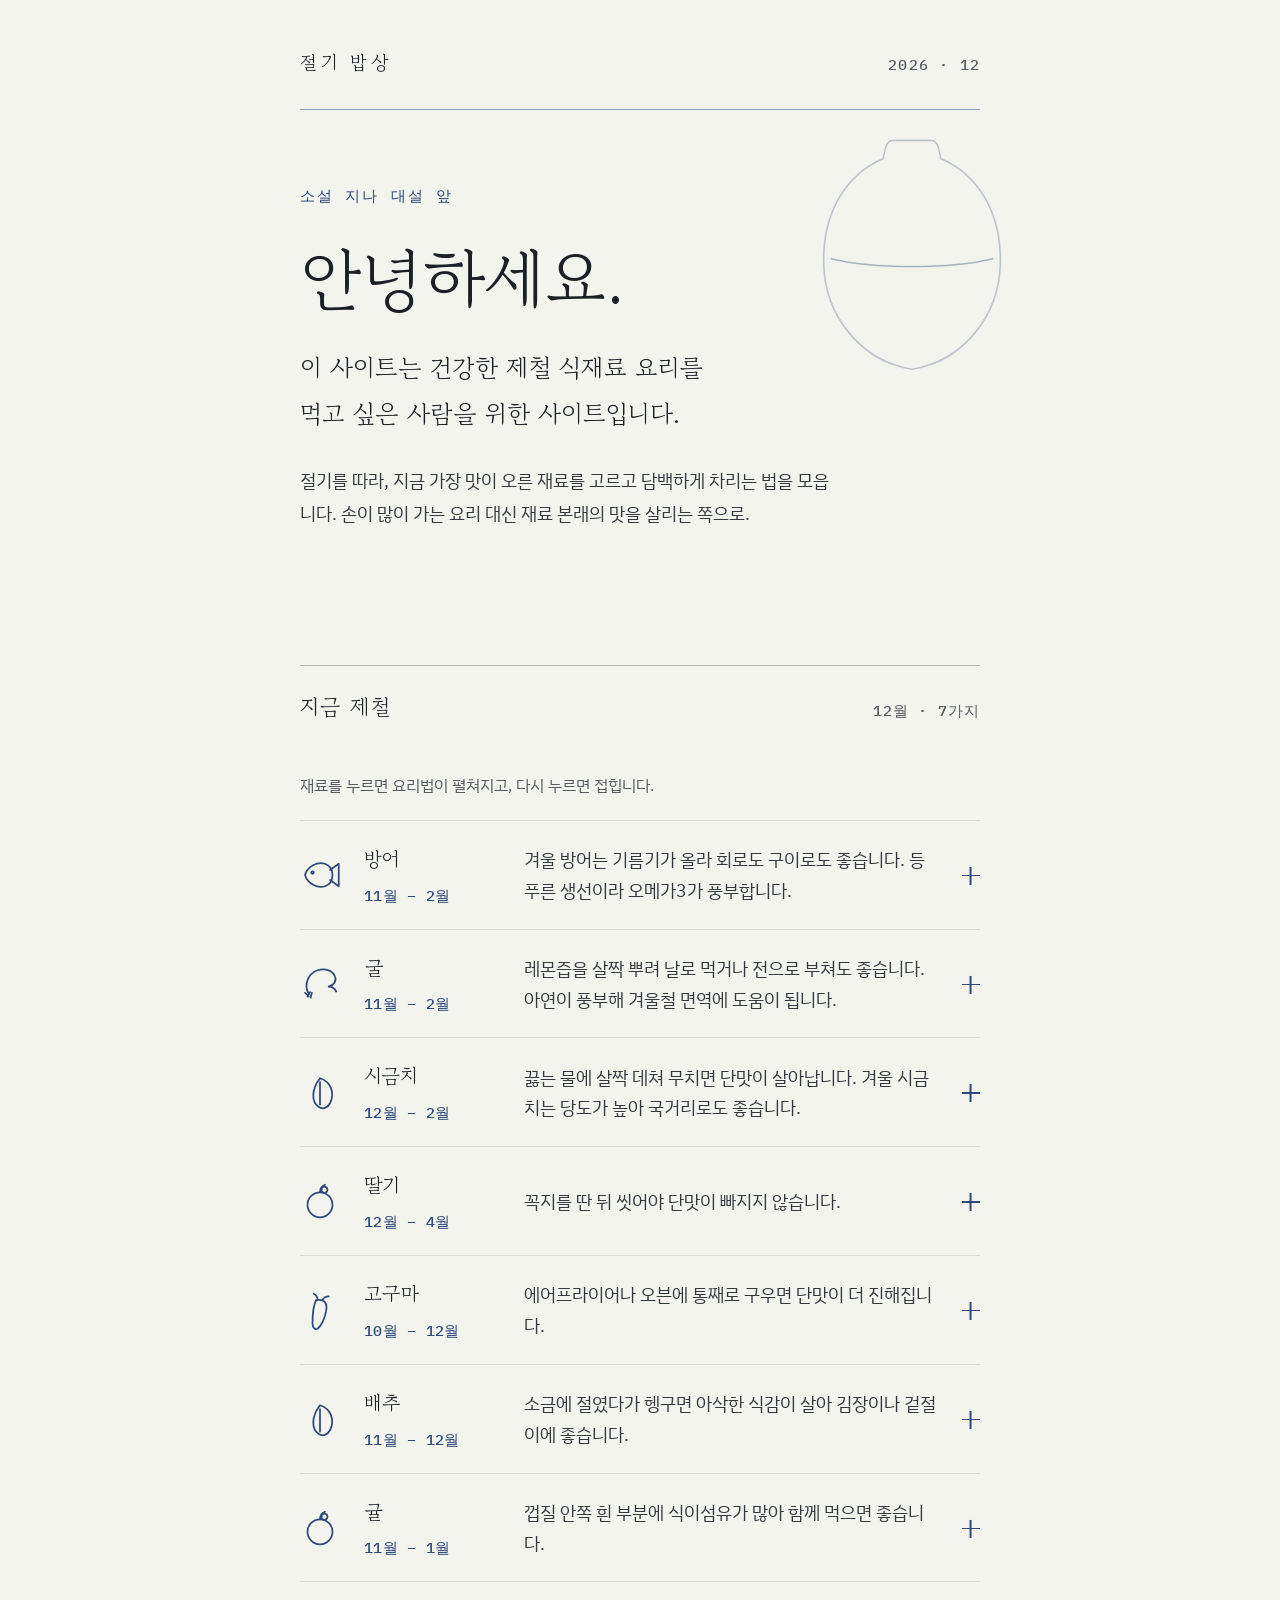
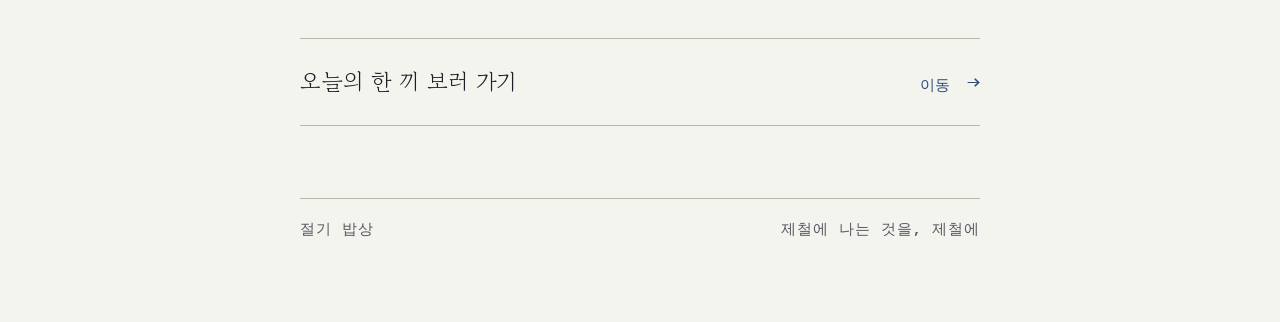
<file: index.html>
<!doctype html>
<html lang="ko">
<head>
<meta charset="utf-8">
<meta name="viewport" content="width=device-width, initial-scale=1">
<title>절기 밥상</title>
<link rel="preconnect" href="https://fonts.googleapis.com">
<link rel="preconnect" href="https://fonts.gstatic.com" crossorigin>
<link rel="stylesheet" href="https://fonts.googleapis.com/css2?family=Gowun+Batang:wght@400;700&family=IBM+Plex+Mono:wght@400;500&family=IBM+Plex+Sans+KR:wght@200;300;400;500&display=swap">
<link rel="stylesheet" href="style.css">
</head>
<body>

<div class="page">

  <header class="masthead">
    <p class="wordmark">절기 밥상</p>
    <p class="stamp" id="stamp">2026 · 09</p>
  </header>
  <div class="rule"></div>

  <div class="hero">
    <svg class="jar" viewBox="0 0 160 190" aria-hidden="true">
      <path class="jar-body" d="M65 8 L95 8 C99 8 101 14 102 22 C130 34 148 62 148 100 C148 144 118 178 80 184 C42 178 12 144 12 100 C12 62 30 34 58 22 C59 14 61 8 65 8 Z" />
      <path class="jar-seam" d="M18 99 C50 107 110 107 142 99" />
    </svg>
    <p class="eyebrow" id="solar-term">한로 지나 상강 앞</p>
    <h1>안녕하세요.</h1>
    <p class="lede">이 사이트는 건강한 제철 식재료 요리를<br>먹고 싶은 사람을 위한 사이트입니다.</p>
    <p class="lede-sub">절기를 따라, 지금 가장 맛이 오른 재료를 고르고 담백하게 차리는 법을 모읍니다. 손이 많이 가는 요리 대신 재료 본래의 맛을 살리는 쪽으로.</p>
  </div>

  <section>
    <div class="section-head">
      <h2>지금 제철</h2>
      <p class="section-note" id="month-note">9월</p>
    </div>

    <p class="fold-note">재료를 누르면 요리법이 펼쳐지고, 다시 누르면 접힙니다.</p>
    <ul class="seasonal" id="seasonal-list"></ul>
  </section>

  <section>
    <a class="next" href="ingredients.html">
      <span class="next-title">오늘의 한 끼 보러 가기</span>
      <span class="next-arrow"><span class="next-go">이동</span> <span aria-hidden="true">→</span></span>
    </a>
  </section>

  <footer>
    <span>절기 밥상</span>
    <span>제철에 나는 것을, 제철에</span>
  </footer>

</div>

<script src="shared.js"></script>
<script>
(function () {
  function pad2(n) { return n < 10 ? "0" + n : "" + n; }

  // ── 24절기: 태양 황경이 15°의 배수가 되는 순간을 계산 (한국 표준시 기준) ──
  var NAMES = ["입춘","우수","경칩","춘분","청명","곡우","입하","소만","망종","하지","소서","대서","입추","처서","백로","추분","한로","상강","입동","소설","대설","동지","소한","대한"];

  function sunLongitude(ms) {
    var jd = ms / 86400000 + 2440587.5;
    var T = (jd - 2451545.0) / 36525;
    var rad = Math.PI / 180;
    var L0 = 280.46646 + 36000.76983 * T;
    var M = (357.52911 + 35999.05029 * T) * rad;
    var C = (1.914602 - 0.004817 * T) * Math.sin(M) + 0.019993 * Math.sin(2 * M) + 0.000289 * Math.sin(3 * M);
    var lon = L0 + C - 0.00569 - 0.00478 * Math.sin((125.04 - 1934.136 * T) * rad);
    return ((lon % 360) + 360) % 360;
  }

  function termTime(year, idx) {
    var lambda = (idx * 15 + 315) % 360;
    var signed = ((lambda + 75) % 360) - 75;
    var ms = Date.UTC(year, 2, 20, 0, 0) + signed * 365.2422 / 360 * 86400000;
    for (var i = 0; i < 8; i++) {
      var diff = ((lambda - sunLongitude(ms) + 540) % 360) - 180;
      ms += diff / 360 * 365.2422 * 86400000;
    }
    return ms;
  }

  function termsOfYear(year) {
    var list = [];
    for (var i = 0; i < 24; i++) list.push({ name: NAMES[i], ms: termTime(year, i) });
    list.sort(function (a, b) { return a.ms - b.ms; });
    return list;
  }

  var KST = 9 * 3600 * 1000;
  function kstDate(ms) { return new Date(ms + KST); }
  function sameDay(a, b) {
    var x = kstDate(a), y = kstDate(b);
    return x.getUTCFullYear() === y.getUTCFullYear() && x.getUTCMonth() === y.getUTCMonth() && x.getUTCDate() === y.getUTCDate();
  }

  function currentTerm(now, year) {
    var all = termsOfYear(year - 1).concat(termsOfYear(year), termsOfYear(year + 1));
    var cur = 0;
    for (var i = 0; i < all.length; i++) { if (all[i].ms <= now) cur = i; }
    return { cur: all[cur], next: all[cur + 1] };
  }

  var lastRenderedMonth = null;

  function renderSeasonal(month) {
    var active = ingredients.filter(function (item) { return isInSeason(item, month); });
    document.getElementById("month-note").textContent = month + "월 · " + active.length + "가지";
    document.getElementById("seasonal-list").innerHTML = active.map(function (item) {
      return (
        '<li><details class="ing">' +
          '<summary>' +
            '<span class="ingredient-icon">' + (ICONS[item.cat] || ICONS.veg) + "</span>" +
            '<span class="ingredient">' + item.name + "</span>" +
            '<span class="when">' + item.period + "</span>" +
            '<span class="memo">' + item.memo + "</span>" +
            '<span class="toggle" aria-hidden="true"></span>' +
          "</summary>" +
          recipeMarkup(item.dish) +
        "</details></li>"
      );
    }).join("");
  }

  function update() {
    var now = Date.now();
    var d = new Date();
    var year = d.getFullYear();
    var month = d.getMonth() + 1;
    document.getElementById("stamp").textContent = year + " · " + pad2(month);

    var t = currentTerm(now, year);
    document.getElementById("solar-term").textContent =
      sameDay(t.cur.ms, now) ? "오늘은 " + t.cur.name : t.cur.name + " 지나 " + t.next.name + " 앞";

    /* 달이 바뀔 때만 다시 그린다 (펼쳐 둔 요리법이 접히지 않게) */
    if (month !== lastRenderedMonth) {
      renderSeasonal(month);
      lastRenderedMonth = month;
    }
  }

  update();
  setInterval(update, 60 * 60 * 1000);
})();
</script>

</body>
</html>
</file>
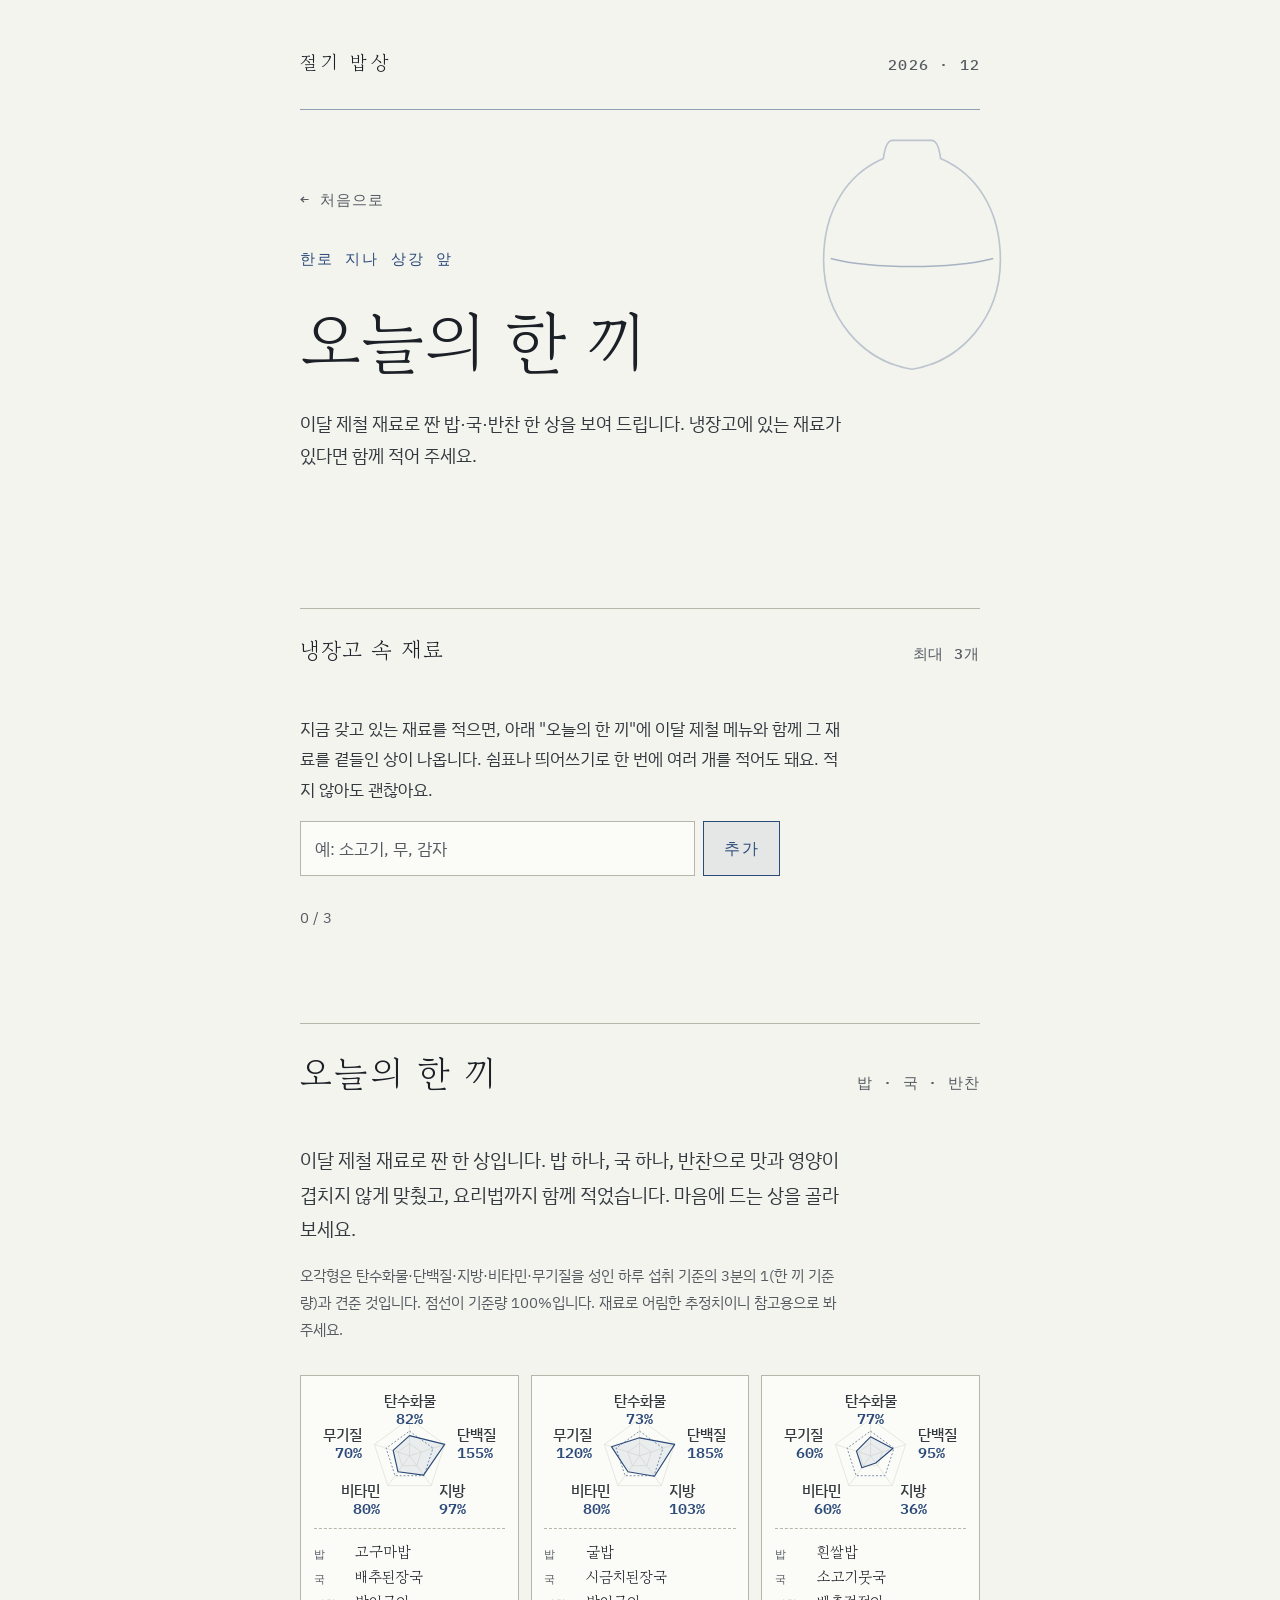
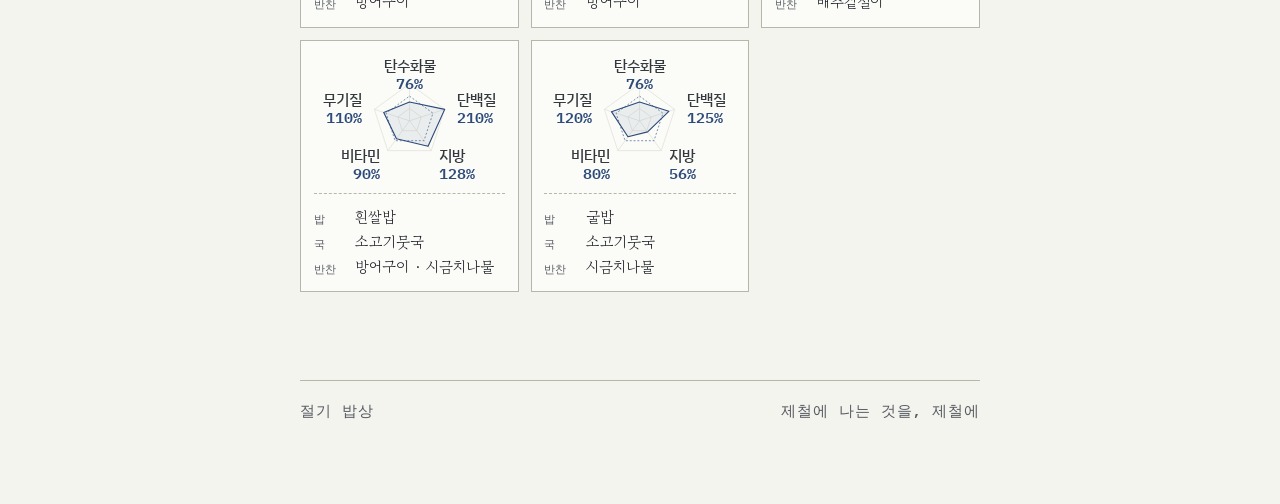
<file: ingredients.html>
<!doctype html>
<html lang="ko">
<head>
<meta charset="utf-8">
<meta name="viewport" content="width=device-width, initial-scale=1">
<title>오늘의 한 끼 · 절기 밥상</title>
<link rel="preconnect" href="https://fonts.googleapis.com">
<link rel="preconnect" href="https://fonts.gstatic.com" crossorigin>
<link rel="stylesheet" href="https://fonts.googleapis.com/css2?family=Gowun+Batang:wght@400;700&family=IBM+Plex+Mono:wght@400;500&family=IBM+Plex+Sans+KR:wght@200;300;400;500&display=swap">
<link rel="stylesheet" href="style.css">
</head>
<body>

<div class="page">

  <header class="masthead">
    <p class="wordmark">절기 밥상</p>
    <p class="stamp" id="stamp">2026 · 09</p>
  </header>
  <div class="rule"></div>

  <div class="hero">
    <svg class="jar" viewBox="0 0 160 190" aria-hidden="true">
      <path class="jar-body" d="M65 8 L95 8 C99 8 101 14 102 22 C130 34 148 62 148 100 C148 144 118 178 80 184 C42 178 12 144 12 100 C12 62 30 34 58 22 C59 14 61 8 65 8 Z" />
      <path class="jar-seam" d="M18 99 C50 107 110 107 142 99" />
    </svg>
    <a class="back" href="index.html">← 처음으로</a>
    <p class="eyebrow">한로 지나 상강 앞</p>
    <h1>오늘의 한 끼</h1>
    <p class="lede-sub">이달 제철 재료로 짠 밥·국·반찬 한 상을 보여 드립니다. 냉장고에 있는 재료가 있다면 함께 적어 주세요.</p>
  </div>

  <section class="fridge-section">
    <div class="section-head">
      <h2>냉장고 속 재료</h2>
      <p class="section-note">최대 3개</p>
    </div>

    <div class="fridge">
      <label class="sr-only" for="fridge-input">냉장고 속 재료</label>
      <p class="fridge-help">지금 갖고 있는 재료를 적으면, 아래 "오늘의 한 끼"에 이달 제철 메뉴와 함께 그 재료를 곁들인 상이 나옵니다. 쉼표나 띄어쓰기로 한 번에 여러 개를 적어도 돼요. 적지 않아도 괜찮아요.</p>
      <form class="fridge-form" id="fridge-form" autocomplete="off">
        <input id="fridge-input" type="text" placeholder="예: 소고기, 무, 감자" aria-describedby="fridge-result">
        <button type="submit" id="fridge-add">추가</button>
      </form>
      <ul class="chips" id="chips"></ul>
      <p class="fridge-hint" id="fridge-hint" aria-live="polite"></p>
      <p class="fridge-warn" id="fridge-warn" aria-live="polite"></p>
    </div>
  </section>

  <section class="today">
    <div class="section-head">
      <h2>오늘의 한 끼</h2>
      <p class="section-note">밥 · 국 · 반찬</p>
    </div>

    <p class="today-note">이달 제철 재료로 짠 한 상입니다. 밥 하나, 국 하나, 반찬으로 맛과 영양이 겹치지 않게 맞췄고, 요리법까지 함께 적었습니다. 마음에 드는 상을 골라 보세요.</p>
    <p class="nutri-note">오각형은 탄수화물·단백질·지방·비타민·무기질을 성인 하루 섭취 기준의 3분의 1(한 끼 기준량)과 견준 것입니다. 점선이 기준량 100%입니다. 재료로 어림한 추정치이니 참고용으로 봐 주세요.</p>
    <p class="fridge-result" id="fridge-result" hidden></p>
    <div class="thumbs" id="thumbs"></div>
    <div class="meal" id="meal" hidden aria-live="polite"></div>
  </section>

  <footer>
    <span>절기 밥상</span>
    <span>제철에 나는 것을, 제철에</span>
  </footer>

</div>

<script src="shared.js"></script>
<script src="dishes.js"></script>
<script>
(function () {
  /* ── 현재 날짜(달) 계속 확인 ────────────── */

  function pad2(n) { return n < 10 ? "0" + n : "" + n; }

  function currentMonth() { return new Date().getMonth() + 1; }

  function updateStamp() {
    var d = new Date();
    document.getElementById("stamp").textContent = d.getFullYear() + " · " + pad2(d.getMonth() + 1);
  }

  /* ── 오늘의 한 끼 (밥 · 국 · 반찬) ──────── */
  /* months: [시작, 끝] — 그 달 제철 재료로 짠 상. 12개월이 모두 하나 이상 걸리도록 구성 */

  var meals = [
    { months: [2, 4],   rice: "흰쌀밥",    soup: "냉이된장국",   sides: ["달래간장무침"],
      why: "밥과 국이 담백하니 향이 센 달래 하나만 곁들여도 입맛이 삽니다. 나물 위주라 속이 가볍습니다." },
    { months: [3, 4],   rice: "흰쌀밥",    soup: "도다리쑥국",   sides: ["주꾸미 데침"],
      why: "흰살생선 국에 쫄깃한 주꾸미를 더해 단백질을 채우고, 밥은 담백하게 두어 두 가지 해산물 맛이 또렷합니다." },
    { months: [4, 5],   rice: "완두콩밥",  soup: "죽순된장국",   sides: ["두릅 데침"],
      why: "콩의 단맛, 죽순의 구수함, 두릅의 쌉싸름함이 한 상에서 균형을 이룹니다. 모두 식이섬유가 많습니다." },
    { months: [6, 7],   rice: "흰쌀밥",    soup: "감자맑은국",   sides: ["열무물김치"],
      why: "더운 때라 국은 맑게, 반찬은 시원한 물김치로 맞췄습니다. 입이 개운하고 속이 편합니다." },
    { months: [7, 8],   rice: "옥수수밥",  soup: "오이냉국",     sides: ["장어구이"],
      why: "기름진 장어를 새콤한 냉국이 잡아 주고, 옥수수밥의 단맛이 받쳐 줍니다. 무더위에 기력을 채우는 한 상입니다." },
    { months: [8, 9],   rice: "옥수수밥",  soup: "오이냉국",     sides: ["전어구이"],
      why: "전어는 가을에 기름이 오르는 생선이라 소금구이만으로 충분합니다. 새콤한 냉국이 입을 정리해 줍니다." },
    { months: [9, 10],  rice: "밤밥",      soup: "토란국",       sides: ["전어구이"],
      why: "밤과 토란은 둘 다 부드럽고 달큰해서, 반찬은 짭짤하고 고소한 생선구이로 맛의 균형을 잡았습니다." },
    { months: [10, 11], rice: "고구마밥",  soup: "소고기뭇국",   sides: ["대하구이"],
      why: "탄수화물은 고구마밥으로, 단백질은 새우와 소고기로 채우고 무국으로 속을 풀어 줍니다." },
    { months: [11, 12], rice: "고구마밥",  soup: "배추된장국",   sides: ["방어구이"],
      why: "기름진 방어를 구수한 된장국이 받쳐 줍니다. 등 푸른 생선이라 오메가3가 풍부합니다." },
    { months: [12, 2],  rice: "굴밥",      soup: "시금치된장국", sides: ["방어구이"],
      why: "굴의 아연, 시금치의 철분, 방어의 오메가3를 한 상에 모았습니다. 겨울 면역을 챙기기에 좋은 조합입니다." },
    { months: [3, 4],   rice: "흰쌀밥",    soup: "도다리쑥국",   sides: ["미나리무침"],
      why: "쑥국의 은은한 향에 새콤한 미나리무침이 더해져 입안이 산뜻합니다. 두 가지 모두 봄 향이 살아 있습니다." },
    { months: [5, 5],   rice: "흰쌀밥",    soup: "감자맑은국",   sides: ["미나리무침"],
      why: "맑은 감자국으로 속을 편하게 하고, 새콤한 미나리무침으로 늦봄 입맛을 깨웁니다." },
    { months: [5, 5],   rice: "완두콩밥",  soup: "감자맑은국",   sides: ["두릅 데침"],
      why: "콩과 감자의 부드러운 단맛에 두릅의 쌉싸름함을 더해 맛에 변화를 줍니다. 곡물, 채소, 나물이 고루 들어갑니다." },
    { months: [6, 6],   rice: "완두콩밥",  soup: "감자맑은국",   sides: ["장어구이"],
      why: "초여름에 오르는 장어로 단백질과 기력을 채우고, 밥과 국은 담백한 제철 재료로 받쳐 줍니다." },
    { months: [6, 8],   rice: "흰쌀밥",    soup: "오이냉국",     sides: ["열무물김치"],
      why: "입맛 없는 한여름에 새콤한 냉국과 시원한 물김치로 차린 가벼운 한 상입니다." },
    { months: [9, 10],  rice: "밤밥",      soup: "토란국",       sides: ["대하구이"],
      why: "달큰한 밥과 부드러운 국에 탱글한 새우구이를 더해 단백질을 챙겼습니다." },
    { months: [11, 12], rice: "흰쌀밥",    soup: "소고기뭇국",   sides: ["배추겉절이"],
      why: "맑고 따뜻한 국에 아삭한 겉절이를 곁들여, 기름기 없이 개운하게 먹는 김장철 한 상입니다." },
    { months: [12, 2],  rice: "흰쌀밥",    soup: "소고기뭇국",   sides: ["방어구이", "시금치나물"],
      why: "구이와 나물, 맑은 국으로 기름과 채소의 균형을 맞춘 겨울 한 상입니다." },
    { months: [12, 2],  rice: "굴밥",      soup: "소고기뭇국",   sides: ["시금치나물"],
      why: "굴밥 한 그릇에 시원한 무국과 나물만 곁들여도 든든한, 담백한 겨울 밥상입니다." }
  ];


  /* ── 오대영양소 (한 끼 권장량 대비 추정) ───── */
  /* [탄수화물 g, 단백질 g, 지방 g, 비타민 점수, 무기질 점수] — 1인분 기준 어림값.
     비타민·무기질은 재료가 얼마나 풍부한지 0~3점으로 매긴 추정치 */

  var NUTRI = {
    "흰쌀밥": [65, 5, 1, 0, .5],       "완두콩밥": [68, 8, 1, 1, 1],       "옥수수밥": [70, 6, 1.5, 1, 1],
    "밤밥": [75, 6, 1.5, 1, 1],        "고구마밥": [75, 5, 1, 1.5, 1],     "굴밥": [66, 10, 2, .5, 2.5],
    "냉이된장국": [5, 5, 3, 2, 1.5],   "도다리쑥국": [5, 12, 3, 1.5, 1.5], "죽순된장국": [6, 4, 2.5, .5, 1],
    "감자맑은국": [12, 2, .5, 1, .5],  "오이냉국": [4, 1, 1, 1, .5],       "소고기뭇국": [6, 12, 5, 1, 1.5],
    "토란국": [12, 8, 4, .5, 1.5],     "배추된장국": [6, 4, 2.5, 1.5, 1],  "시금치된장국": [6, 5, 2.5, 2.5, 2],
    "달래간장무침": [4, 1, 2, 1.5, .5], "주꾸미 데침": [5, 14, 1.5, .5, 2], "두릅 데침": [5, 3, .5, 1.5, 1],
    "열무물김치": [4, 2, .5, 2, 1],    "장어구이": [8, 22, 16, 1.5, 1],    "전어구이": [1, 18, 10, .5, 1.5],
    "대하구이": [1, 17, 1.5, .5, 1.5], "방어구이": [1, 22, 14, 1, 1.5],    "미나리무침": [6, 1, 2, 1.5, 1],
    "시금치나물": [4, 3, 3, 2.5, 2],   "배추겉절이": [6, 2, .5, 2, 1],
    "무화과 샐러드": [8, 4, 8, 1.5, 1], "배숙": [20, 1, 0, .5, .5],  "딸기 요거트": [15, 4, 2, 2, .5],
    "참외 화채": [20, 3, 3, 1.5, .5],  "복숭아 화채": [18, 1, 0, 1.5, .5], "감 호두 접시": [20, 3, 6, 1.5, 1],
    "귤 꿀차": [22, 1, 0, 2, .5],     "두부된장국": [6, 6, 3, .5, 1.5],   "콩나물국": [3, 3, 1, 1, 1],
    "계란말이": [2, 10, 9, .5, 1],     "김구이": [1, 3, 2, 1, 1.5],       "두부부침": [4, 9, 8, .5, 1.5],
    "잡곡밥": [62, 7, 1.5, .5, 1]
  };

  /* 성인 하루 섭취 기준(2,000kcal 안팎)의 1/3 = 한 끼 기준량 */
  var NUTRI_REF = [100, 20, 18, 5, 5];
  var NUTRI_LABEL = ["탄수화물", "단백질", "지방", "비타민", "무기질"];
  var NUTRI_MAX = 150;

  function mealDishes(m) {
    return [m.rice, m.soup].concat(m.sides, m.dessert ? [m.dessert] : []).filter(Boolean);
  }

  function mealNutri(m) {
    var sum = [0, 0, 0, 0, 0];
    mealDishes(m).forEach(function (n) {
      var v = NUTRI[n] || [0, 0, 0, 0, 0];
      for (var i = 0; i < 5; i++) sum[i] += v[i];
    });
    return sum.map(function (x, i) { return Math.round(x / NUTRI_REF[i] * 100); });
  }

  function nutriScore(pcts) {
    var total = 0;
    pcts.forEach(function (p) { total += Math.min(p, 100); });
    return Math.round(total / 5);
  }

  function nutriVerdict(score) {
    return score >= 85 ? "알찬 한 끼" : score >= 70 ? "균형 좋은 한 끼" : "가벼운 한 끼";
  }

  function pentagon(pcts) {
    var cx = 150, cy = 108, R = 58;
    function pt(i, pct) {
      var a = -Math.PI / 2 + i * 2 * Math.PI / 5;
      var r = R * Math.min(pct, NUTRI_MAX * 1.5) / NUTRI_MAX;
      return [cx + r * Math.cos(a), cy + r * Math.sin(a)];
    }
    function poly(level) {
      var out = [];
      for (var i = 0; i < 5; i++) out.push(pt(i, level).map(function (n) { return n.toFixed(1); }).join(","));
      return out.join(" ");
    }
    var axes = "", labels = "";
    for (var i = 0; i < 5; i++) {
      var e = pt(i, NUTRI_MAX), l = pt(i, NUTRI_MAX * (R + 20) / R);
      axes += '<line class="pg-axis" x1="' + cx + '" y1="' + cy + '" x2="' + e[0].toFixed(1) + '" y2="' + e[1].toFixed(1) + '"/>';
      var anchor = l[0] < cx - 6 ? "end" : l[0] > cx + 6 ? "start" : "middle";
      labels += '<text class="pg-label" x="' + l[0].toFixed(1) + '" y="' + l[1].toFixed(1) + '" text-anchor="' + anchor + '">' +
        NUTRI_LABEL[i] + '<tspan class="pg-pct" x="' + l[0].toFixed(1) + '" dy="1.2em">' + pcts[i] + '%</tspan></text>';
    }
    return (
      '<svg class="pentagon" viewBox="0 0 300 212" role="img" aria-label="오대영양소 오각형 그래프: ' +
        NUTRI_LABEL.map(function (n, i) { return n + " " + pcts[i] + "%"; }).join(", ") + '">' +
        '<polygon class="pg-ring" points="' + poly(50) + '"/>' +
        '<polygon class="pg-ring" points="' + poly(NUTRI_MAX) + '"/>' +
        axes +
        '<polygon class="pg-ref" points="' + poly(100) + '"/>' +
        '<polygon class="pg-fill" points="' + poly1(pcts) + '"/>' +
        labels +
      '</svg>'
    );
    function poly1(values) {
      return values.map(function (v, i) { return pt(i, Math.min(v, NUTRI_MAX)).map(function (n) { return n.toFixed(1); }).join(","); }).join(" ");
    }
  }

  function mealsForMonth(month) {
    return meals.filter(function (m) {
      var a = m.months[0], b = m.months[1];
      return a <= b ? month >= a && month <= b : month >= a || month <= b;
    });
  }

  function dayOfYear(d) {
    return Math.floor((d - new Date(d.getFullYear(), 0, 0)) / 86400000);
  }

  var mealBox = document.getElementById("meal");
  var thumbBox = document.getElementById("thumbs");
  var selected = -1;

  function dishMarkup(kind, name) {
    var r = RECIPES[name];
    return (
      '<details class="dish">' +
        '<summary>' +
          '<span class="meal-kind">' + kind + '</span>' +
          '<span class="meal-name">' + name + '</span>' +
          '<span class="meal-desc">' + r.d + '</span>' +
          '<span class="toggle" aria-hidden="true"></span>' +
        '</summary>' +
        recipeMarkup(name, true) +
      '</details>'
    );
  }

  /* ── 냉장고 속 재료로 한 끼 찾기 ─────────── */
  /* 요리별 주재료(양념류는 뺌). 입력한 재료가 여기에 있으면 그 요리를 쓰는 것으로 본다 */

  var DISH_ING = {
    "흰쌀밥": ["쌀"], "완두콩밥": ["쌀", "완두콩"], "옥수수밥": ["쌀", "옥수수"], "밤밥": ["쌀", "밤"],
    "고구마밥": ["쌀", "고구마"], "굴밥": ["쌀", "굴"],
    "냉이된장국": ["냉이", "두부"], "도다리쑥국": ["도다리", "쑥"], "죽순된장국": ["죽순"],
    "감자맑은국": ["감자"], "오이냉국": ["오이"], "소고기뭇국": ["소고기", "무"], "토란국": ["토란", "소고기"],
    "배추된장국": ["배추"], "시금치된장국": ["시금치"],
    "달래간장무침": ["달래"], "주꾸미 데침": ["주꾸미"], "두릅 데침": ["두릅"], "열무물김치": ["열무"],
    "장어구이": ["장어"], "전어구이": ["전어"], "대하구이": ["대하", "새우"], "방어구이": ["방어"],
    "미나리무침": ["미나리"], "시금치나물": ["시금치"], "배추겉절이": ["배추"],
    "무화과 샐러드": ["무화과"], "배숙": ["배"], "딸기 요거트": ["딸기"], "참외 화채": ["참외"],
    "복숭아 화채": ["복숭아"], "감 호두 접시": ["감"], "귤 꿀차": ["귤"],
    "잡곡밥": ["쌀", "잡곡"], "두부된장국": ["두부"], "콩나물국": ["콩나물"],
    "계란말이": ["달걀", "계란"], "김구이": ["김"], "두부부침": ["두부"]
  };

  /* 냉장고 재료로 한 끼를 새로 짤 때 쓰는 요리 목록(역할별)과 기본 찬 */
  var ROLE_DISHES = {
    rice:    ["완두콩밥", "옥수수밥", "밤밥", "고구마밥", "굴밥", "잡곡밥"],
    soup:    ["냉이된장국", "도다리쑥국", "죽순된장국", "감자맑은국", "오이냉국", "소고기뭇국", "토란국", "배추된장국", "시금치된장국", "두부된장국", "콩나물국"],
    side:    ["달래간장무침", "주꾸미 데침", "두릅 데침", "열무물김치", "장어구이", "전어구이", "대하구이", "방어구이", "미나리무침", "시금치나물", "배추겉절이", "무화과 샐러드", "계란말이", "김구이", "두부부침"],
    dessert: ["배숙", "딸기 요거트", "참외 화채", "복숭아 화채", "감 호두 접시", "귤 꿀차"]
  };
  /* 입력한 재료로 한 끼를 채우기 위한 추가 요리 — 요리법은 틀(템플릿)에 재료 이름을 넣어 만든다 */
  /* [요리 이름, 재료, 역할, 틀] */
  var ALIAS = {
    "밥": "쌀", "쌀밥": "쌀", "흰쌀": "쌀", "백미": "쌀", "현미": "쌀",
    "쇠고기": "소고기", "한우": "소고기",
    "삼겹살": "돼지고기", "목살": "돼지고기", "앞다리살": "돼지고기", "돼지": "돼지고기", "돼지고기": "돼지고기",
    "닭": "닭고기", "닭가슴살": "닭고기", "닭다리": "닭고기", "닭다리살": "닭고기",
    "계란": "달걀", "무우": "무", "왕새우": "대하", "스피니치": "시금치", "호박": "애호박",
    "표고": "버섯", "표고버섯": "버섯", "느타리": "버섯", "새송이": "버섯", "양송이": "버섯", "팽이": "버섯", "팽이버섯": "버섯", "느타리버섯": "버섯",
    "오뎅": "어묵", "파": "대파", "쪽파": "대파", "방울토마토": "토마토", "토마토": "토마토", "단호박": "단호박"
  };

  var STAPLES = ["쌀"];
  var MAX_FRIDGE = 3;
  var fridge = [];

  function normalizeIngredient(text) {
    var t = String(text).replace(/^\s+|\s+$/g, "").toLowerCase();
    return ALIAS[t] || t;
  }

  function matchesIngredient(entry, keyword) {
    if (entry === keyword) return true;
    if (entry.length >= 2 && keyword.indexOf(entry) !== -1) return true;
    if (keyword.length >= 2 && entry.indexOf(keyword) !== -1) return true;
    return false;
  }

  /* ── 실제로 널리 먹는 요리(dishes.js)를 불러온다 ───────────────────── */

  var PROTEIN = { "전어구이": "fish", "방어구이": "fish", "장어구이": "fish", "도다리쑥국": "fish", "대하구이": "seafood", "주꾸미 데침": "seafood",
                  "굴밥": "seafood", "소고기뭇국": "meat", "계란말이": "egg" };

  REAL_DISHES.forEach(function (r) {
    if (RECIPES[r.name]) return;
    RECIPES[r.name] = { d: r.d, i: r.i, s: r.s };
    NUTRI[r.name] = r.nut;
    DISH_ING[r.name] = r.ing;
    if (r.protein) PROTEIN[r.name] = r.protein;
    ROLE_DISHES[r.role].push(r.name);
  });

  function proteinOf(name) { return PROTEIN[name] || ""; }

  function hasAnyMeal(entry) {
    if (STAPLES.indexOf(entry) !== -1) return true;
    var found = false;
    Object.keys(ROLE_DISHES).forEach(function (role) {
      ROLE_DISHES[role].forEach(function (n) {
        if ((DISH_ING[n] || []).some(function (k) { return matchesIngredient(entry, k); })) found = true;
      });
    });
    return found;
  }

  /* ── 인스턴트·패스트푸드: 요리에 쓰지 않고 건강하지 않다고 알린다 ─────────────
     식약처의 식품 분류(레토르트·냉동·통조림 식품)와 일반적인 패스트푸드 메뉴를 바탕으로 모았다 */
  var JUNK_FOODS = [
    /* 면·즉석 식사 */ "라면", "컵라면", "사발면", "컵누들", "짜파게티", "불닭", "너구리", "신라면", "컵밥", "즉석밥", "즉석국", "즉석카레", "즉석짜장", "즉석죽", "즉석식품", "햇반", "인스턴트", "레토르트", "간편식", "분말스프", "컵스프", "냉동식품", "냉동만두", "냉동피자", "냉동볶음밥", "냉동돈까스", "냉동돈가스", "냉동너겟", "냉동핫도그", "커피믹스", "믹스커피",
    /* 가공육·통조림 */ "스팸", "런천미트", "통조림햄", "소시지", "소세지", "비엔나", "베이컨", "햄", "핫바", "너겟", "너깃",
    /* 패스트푸드 */ "햄버거", "치즈버거", "빅맥", "와퍼", "치킨", "후라이드", "프라이드치킨", "양념치킨", "닭강정", "피자", "감자튀김", "프렌치프라이", "핫도그", "도넛", "도너츠"
  ];
  /* 짧은 이름은 정확히 같을 때만, 나머지는 포함되면 해당 */
  var JUNK_EXACT = ["햄"];

  function isJunkFood(entry) {
    for (var i = 0; i < JUNK_FOODS.length; i++) {
      var k = JUNK_FOODS[i];
      if (entry === k) return true;
      if (JUNK_EXACT.indexOf(k) !== -1) continue;
      if (entry.indexOf(k) !== -1) return true;
    }
    return false;
  }

  function saveFridge() {
    try { localStorage.setItem("fridge", JSON.stringify(fridge)); } catch (e) {}
  }

  function loadFridge() {
    try {
      var saved = JSON.parse(localStorage.getItem("fridge") || "[]");
      if (Object.prototype.toString.call(saved) === "[object Array]") {
        fridge = saved.filter(function (x) { return typeof x === "string" && x && !isJunkFood(x); }).slice(0, MAX_FRIDGE);
      }
    } catch (e) {}
  }

  function renderChips() {
    var box = document.getElementById("chips");
    var full = fridge.length >= MAX_FRIDGE;
    box.innerHTML = fridge.map(function (name, i) {
      return '<li class="chip' + (hasAnyMeal(name) ? "" : " is-none") + '">' + name +
        '<button type="button" data-rm="' + i + '" aria-label="' + name + ' 지우기">&times;</button></li>';
    }).join("") + (fridge.length > 1 ? '<li><button type="button" class="chips-clear" id="chips-clear">모두 지우기</button></li>' : "");

    var input = document.getElementById("fridge-input");
    input.disabled = full;
    input.placeholder = full ? "최대 3개까지 담았어요" : "예: 소고기, 무, 감자";
    document.getElementById("fridge-add").disabled = full;
    document.getElementById("fridge-hint").textContent = full ? "3개를 모두 담았어요. 바꾸려면 하나를 지워 주세요." : fridge.length + " / " + MAX_FRIDGE;
  }

  function setFridge(next) {
    fridge = next;
    saveFridge();
    selected = -1;
    renderChips();
    renderMeal(renderThumbs());
  }

  function addFridge(raw) {
    var next = fridge.slice();
    var dropped = false, junk = [];
    String(raw).split(/[,，、\s]+/).forEach(function (part) {
      var t = normalizeIngredient(part);
      if (!t) return;
      if (isJunkFood(t)) { if (junk.indexOf(t) === -1) junk.push(t); return; }
      if (next.indexOf(t) !== -1) return;
      if (next.length < MAX_FRIDGE) next.push(t); else dropped = true;
    });
    setFridge(next);
    if (dropped) document.getElementById("fridge-hint").textContent = "3개까지만 담았어요. 나머지는 담지 않았어요.";
    document.getElementById("fridge-warn").textContent = junk.length ? junk.join(", ") + ": 패스트 푸드와 인스턴트는 건강하지 않습니다." : "";
  }

  var shown = [];

  function seasonalList() {
    return mealsForMonth(new Date().getMonth() + 1).map(function (m) { return { m: m, matched: [], seasonal: true }; });
  }

  function coreEntries() {
    return fridge.filter(function (x) { return STAPLES.indexOf(x) === -1; });
  }

  function dishCovers(name, core) {
    var keys = DISH_ING[name] || [];
    return core.filter(function (e) { return keys.some(function (k) { return matchesIngredient(e, k); }); });
  }

  function entrySeasonal(entry, month) {
    for (var i = 0; i < ingredients.length; i++) {
      if (ingredients[i].name === entry) return isInSeason(ingredients[i], month);
    }
    return null;
  }

  /* 제철 요리인지: 요리의 주재료 중 지금 제철인 재료가 있으면 제철 요리 */
  function isSeasonalDish(name, month) {
    var keys = DISH_ING[name] || [];
    return keys.some(function (k) { return entrySeasonal(k, month) === true; });
  }

  function coveredBy(m, core) {
    var out = [];
    mealDishes(m).forEach(function (n) {
      dishCovers(n, core).forEach(function (e) { if (out.indexOf(e) === -1) out.push(e); });
    });
    return out;
  }

  var SIDE_CAP = 3;
  var RESULT_COUNT = 3;

  function seasonalCountOf(m, month) {
    return mealDishes(m).filter(function (n) { return isSeasonalDish(n, month); }).length;
  }

  /* 이달 제철 상에 냉장고 재료를 쓰는 요리를 더한다.
     제철 요리가 상의 중심으로 남도록: 반찬·후식은 더하고, 밥·국·제철 반찬을 바꿀 때는
     제철 요리가 2개 이상 남을 때만 한다. 제철 재료가 함께 든 요리를 먼저 고르고,
     같은 단백질(생선·고기·해산물·달걀) 요리는 한 상에 겹치지 않게 한다. seed가 다르면 다른 요리를 고른다 */
  function enhanceMeal(meal, core, seed, month, fullCore) {
    var m = { rice: meal.rice, soup: meal.soup, sides: meal.sides.slice(), dessert: meal.dessert || null, why: meal.why };
    var added = [];

    for (var round = 0; round < core.length + 1; round++) {
      var uncovered = core.filter(function (e) { return coveredBy(m, [e]).length === 0; });
      if (!uncovered.length) break;

      var adds = [], swaps = [];

      function sameProteinAt(name, ignore) {
        var p = proteinOf(name);
        if (!p) return -1;
        var dishes = mealDishes(m);
        for (var d = 0; d < dishes.length; d++) if (dishes[d] !== ignore && proteinOf(dishes[d]) === p) return d;
        return -1;
      }

      ROLE_DISHES.side.forEach(function (name) {
        var gain = dishCovers(name, uncovered).length;
        if (!gain || m.sides.indexOf(name) !== -1) return;

        /* 같은 단백질(생선·고기·해산물·달걀) 요리가 이미 있으면, 바꿔 넣을 수 있는 제철 반찬일 때만 그 자리에 넣는다 */
        if (sameProteinAt(name) !== -1) {
          for (var c = 0; c < m.sides.length; c++) {
            if (proteinOf(m.sides[c]) !== proteinOf(name)) continue;
            if (!isSeasonalDish(m.sides[c], month) || dishCovers(m.sides[c], core).length) continue;
            var swapTest = { rice: m.rice, soup: m.soup, sides: m.sides.filter(function (_, k) { return k !== c; }), dessert: m.dessert };
            if (seasonalCountOf(swapTest, month) >= 2) swaps.push({ name: name, role: "side", gain: gain, at: c });
          }
          return;
        }

        if (m.sides.length < SIDE_CAP) { adds.push({ name: name, role: "side", gain: gain }); return; }
        for (var i = 0; i < m.sides.length; i++) {
          if (!isSeasonalDish(m.sides[i], month) || dishCovers(m.sides[i], core).length) continue;
          var test = { rice: m.rice, soup: m.soup, sides: m.sides.filter(function (_, k) { return k !== i; }), dessert: m.dessert };
          if (seasonalCountOf(test, month) >= 2) { swaps.push({ name: name, role: "side", gain: gain, at: i }); break; }
        }
      });
      ROLE_DISHES.dessert.forEach(function (name) {
        var gain = dishCovers(name, uncovered).length;
        if (gain && !m.dessert) adds.push({ name: name, role: "dessert", gain: gain });
      });
      ["rice", "soup"].forEach(function (role) {
        var current = role === "rice" ? m.rice : m.soup;
        /* 제철 밥·국은 상에 제철 요리가 2개 이상 남을 때만 바꾼다 */
        if (isSeasonalDish(current, month)) {
          var swapped = { rice: role === "rice" ? null : m.rice, soup: role === "soup" ? null : m.soup, sides: m.sides, dessert: m.dessert };
          if (seasonalCountOf(swapped, month) < 2) return;
        }
        ROLE_DISHES[role].forEach(function (name) {
          var gain = dishCovers(name, uncovered).length;
          if (gain && name !== current && sameProteinAt(name, current) === -1) swaps.push({ name: name, role: role, gain: gain });
        });
      });

      var pool = adds.length ? adds : swaps;
      if (!pool.length) break;
      var best = Math.max.apply(null, pool.map(function (f) { return f.gain; }));
      var top = pool.filter(function (f) { return f.gain === best; });
      var harmonious = top.filter(function (f) { return isSeasonalDish(f.name, month); });
      if (harmonious.length) top = harmonious;
      var pick = top[(seed + round) % top.length];

      if (pick.role === "side") { if (pick.at === undefined) m.sides.push(pick.name); else m.sides[pick.at] = pick.name; }
      else if (pick.role === "dessert") m.dessert = pick.name;
      else if (pick.role === "rice") m.rice = pick.name;
      else m.soup = pick.name;
      added.push(pick.name);
    }

    var matched = coveredBy(m, fullCore || core);
    if (added.length) {
      m.why = (meal.why || "") + " 냉장고 속 재료(" + matched.join(", ") + ")를 쓰는 요리(" + added.join(", ") + ")를 함께 곁들였습니다.";
    }
    return { m: m, matched: matched, core: matched, added: added, dishCount: mealDishes(m).length };
  }

  function mealKey(m) {
    return [m.rice, m.soup, m.sides.slice().sort().join("+"), m.dessert || ""].join("|");
  }

  /* 후보: 이달 제철 상이 기본. 냉장고 재료(최대 3개)는 거기에 더한다.
     같은 상에서 곁들이는 요리를 달리해 여러 후보를 만든 뒤,
     세 재료를 많이, 골고루 쓰는 상을 4~5가지 고른다 */
  /* 입력 재료의 부분집합(전부, 둘씩, 하나씩)마다 곁들임을 달리해 후보를 만든다 */
  function subsetsOf(list) {
    var out = [];
    for (var mask = (1 << list.length) - 1; mask >= 1; mask--) {
      out.push(list.filter(function (_, i) { return mask & (1 << i); }));
    }
    out.sort(function (a, b) { return b.length - a.length; });
    return out;
  }

  function buildCandidates(bases, core, month, primaryCount) {
    var cands = [], seen = {}, subs = subsetsOf(core);
    bases.forEach(function (b, bi) {
      subs.forEach(function (sub) {
        for (var seed = 0; seed < 4; seed++) {
          var c = enhanceMeal(b.m, sub, seed, month, core);
          var key = mealKey(c.m);
          if (seen[key]) continue;
          seen[key] = true;
          c.base = bi;
          c.primary = bi < primaryCount;
          cands.push(c);
        }
      });
    });
    return cands;
  }

  /* 후보: 이달 제철 상이 기본. 냉장고 재료(최대 3개)는 거기에 더한다.
     세 재료를 많이, 골고루 쓰는 상을 4~5가지 고른다.
     후보가 모자라면 이웃한 달 상 중 이번 달에도 제철 요리가 2개 이상인 것까지 넓힌다 */
  function candidateMeals() {
    var month = new Date().getMonth() + 1;
    var base = seasonalList();
    var core = coreEntries();
    if (!core.length) return base;

    var cands = buildCandidates(base, core, month, base.length);
    if (cands.length < RESULT_COUNT) {
      var bases = base.slice();
      [month % 12 + 1, (month + 10) % 12 + 1].forEach(function (mo) {
        mealsForMonth(mo).forEach(function (m) {
          var already = bases.some(function (b) { return b.m === m; });
          if (!already && seasonalCountOf(m, month) >= 2) bases.push({ m: m, matched: [], seasonal: true });
        });
      });
      cands = buildCandidates(bases, core, month, base.length);
    }

    var picks = [], usage = {}, baseUse = {}, usedDishes = {};
    core.forEach(function (e) { usage[e] = 0; });

    while (picks.length < RESULT_COUNT && cands.length) {
      var bestIdx = -1, bestScore = -Infinity;
      cands.forEach(function (c, idx) {
        var score = c.matched.length * 100 - c.dishCount * 2 - (baseUse[c.base] || 0) * 15 + (c.primary ? 10 : 0);
        c.matched.forEach(function (e) { score += 20 / (1 + usage[e]); });
        mealDishes(c.m).forEach(function (n) {
          if (!usedDishes[n]) score += 3;
          if (dishCovers(n, core).length && isSeasonalDish(n, month)) score += 12;
        });
        if (score > bestScore) { bestScore = score; bestIdx = idx; }
      });
      var chosen = cands.splice(bestIdx, 1)[0];
      picks.push(chosen);
      chosen.matched.forEach(function (e) { usage[e] += 1; });
      baseUse[chosen.base] = (baseUse[chosen.base] || 0) + 1;
      mealDishes(chosen.m).forEach(function (n) { usedDishes[n] = true; });
    }

    /* 냉장고 재료를 쓴 상이 하나도 없으면(맞는 요리가 없는 경우) 이달 제철 상 그대로 */
    if (!picks.some(function (c) { return c.matched.length; })) return base;
    return picks;
  }

  function renderThumbs() {
    var today = new Date();
    var list = candidateMeals();
    var note = document.getElementById("fridge-result");
    var used = list.filter(function (c) { return c.matched && c.matched.length; }).length;
    var pick = !used && list.length ? dayOfYear(today) % list.length : -1;

    if (!fridge.length || !coreEntries().length) {
      note.hidden = true;
    } else if (used) {
      note.innerHTML = "이달 제철 메뉴에 냉장고 속 재료(<b>" + fridge.join(", ") + "</b>)를 골고루 곁들인 한 끼 " + list.length + "가지를 추천해요.";
      var noDish = fridge.filter(function (x) { return !hasAnyMeal(x); });
      if (noDish.length) note.innerHTML += "<small>" + noDish.join(", ") + "(으)로 만드는 대표 요리는 아직 담지 못했어요.</small>";
      note.hidden = false;
    } else {
      note.innerHTML = "냉장고 속 재료(<b>" + fridge.join(", ") + "</b>)에 맞는 요리가 아직 없어서 이달 제철 메뉴만 보여 드려요.";
      note.hidden = false;
    }

    shown = list.map(function (c) { return c.m; });
    thumbBox.innerHTML = list.map(function (c, i) {
      var m = c.m;
      var sides = m.sides.join(" · ");
      var pcts = mealNutri(m);
      return (
        '<button type="button" class="thumb' + (i === selected ? " is-on" : "") + '" data-i="' + i + '" aria-pressed="' + (i === selected) + '">' +
          pentagon(pcts) +
          '<span class="thumb-row"><b>밥</b>' + m.rice + '</span>' +
          (m.soup ? '<span class="thumb-row"><b>국</b>' + m.soup + '</span>' : "") +
          (m.sides.length ? '<span class="thumb-row"><b>반찬</b>' + sides + '</span>' : "") +
          (m.dessert ? '<span class="thumb-row"><b>후식</b>' + m.dessert + '</span>' : "") +
        '</button>'
      );
    }).join("");
    thumbBox.hidden = !list.length;
    return shown;
  }

  function renderMeal(options) {
    if (selected < 0 || !options[selected]) { mealBox.hidden = true; mealBox.innerHTML = ""; return; }
    var m = options[selected];
    mealBox.innerHTML =
      '<div class="meal-list">' +
        dishMarkup("밥", m.rice) + (m.soup ? dishMarkup("국", m.soup) : "") +
        m.sides.map(function (n) { return dishMarkup("반찬", n); }).join("") +
        (m.dessert ? dishMarkup("후식", m.dessert) : "") +
      '</div>' +
      '<p class="meal-why"><b>왜 이 조합인가</b>' + m.why + '</p>';
    mealBox.hidden = false;
  }

  thumbBox.addEventListener("click", function (e) {
    var el = e.target;
    while (el && el !== thumbBox && !(el.getAttribute && el.getAttribute("data-i") !== null)) el = el.parentNode;
    if (!el || el === thumbBox) return;
    var i = parseInt(el.getAttribute("data-i"), 10);
    selected = (selected === i) ? -1 : i;
    renderMeal(renderThumbs());
  });

  /* ── 초기 렌더 + 매시 재확인(달이 바뀌면 다시 그림) ── */

  var lastRenderedMonth = null;

  function refresh() {
    var month = currentMonth();
    if (month === lastRenderedMonth) return;
    selected = -1;
    renderMeal(renderThumbs());
    lastRenderedMonth = month;
  }

  loadFridge();
  renderChips();

  document.getElementById("fridge-form").addEventListener("submit", function (e) {
    e.preventDefault();
    var input = document.getElementById("fridge-input");
    addFridge(input.value);
    input.value = "";
    input.focus();
  });

  document.getElementById("chips").addEventListener("click", function (e) {
    var el = e.target;
    if (!el || !el.getAttribute) return;
    if (el.id === "chips-clear") { setFridge([]); return; }
    var rm = el.getAttribute("data-rm");
    if (rm !== null) setFridge(fridge.filter(function (_, i) { return i !== parseInt(rm, 10); }));
  });

  updateStamp();
  refresh();

  setInterval(function () {
    updateStamp();
    refresh();
  }, 60 * 60 * 1000);
})();
</script>

</body>
</html>
</file>
<file: style.css>
:root {
  --paper:       #F4F4EF;
  --surface:     #FBFBF7;
  --ink:         #1B1F26;
  --ink-soft:    #33393F;
  --muted:       #565B62;
  --line:        #DDDCD3;
  --line-strong: #B7B6AA;
  --blue:        #2C4A7A;
  --blue-soft:   #4F6E96;
  --blue-wash:   rgba(44, 74, 122, .08);

  --serif: "Gowun Batang", "Nanum Myeongjo", "Apple SD Gothic Neo", serif;
  --sans:  "IBM Plex Sans KR", "Apple SD Gothic Neo", "Malgun Gothic", sans-serif;
  --mono:  "IBM Plex Mono", ui-monospace, SFMono-Regular, Menlo, monospace;

  --measure: 34rem;
  --page:    46rem;
}

* { box-sizing: border-box; }

[hidden] { display: none !important; }

body {
  margin: 0;
  background: var(--paper);
  color: var(--ink);
  font-family: var(--sans);
  font-weight: 400;
  font-size: 18px;
  line-height: 1.8;
  -webkit-font-smoothing: antialiased;
}

.page {
  max-width: var(--page);
  margin: 0 auto;
  padding: 0 1.75rem 5rem;
}

/* ── 머리말 ───────────────────────────── */

.masthead {
  display: flex;
  align-items: baseline;
  justify-content: space-between;
  gap: 1rem;
  padding: 2.25rem 0 1rem;
}

.wordmark {
  font-family: var(--serif);
  font-size: 1.1875rem;
  letter-spacing: .2em;
  margin: 0;
  font-weight: 500;
}

.stamp {
  font-family: var(--mono);
  font-size: .9375rem;
  font-weight: 500;
  letter-spacing: .08em;
  color: var(--muted);
  font-variant-numeric: tabular-nums;
}

.rule {
  height: 1px;
  background: var(--blue);
  opacity: .5;
  transform-origin: left center;
  animation: draw 1.1s cubic-bezier(.2, .7, .2, 1) both;
}

@keyframes draw { from { transform: scaleX(0); } to { transform: scaleX(1); } }

/* ── 인사 / 페이지 머리 ──────────────────── */

.hero {
  position: relative;
  padding: 4.5rem 0 5rem;
}

/* 백자 달항아리 실루엣 — 어깨가 좁고 배가 넓은 윤곽과,
   위아래 반을 물레로 각각 빚어 이어붙인 허리 이음선(잔허리)을 함께 그림 */
.jar {
  position: absolute;
  top: 1.25rem;
  right: -2.25rem;
  width: 13rem;
  height: auto;
  overflow: visible;
  pointer-events: none;
}

.jar path {
  fill: none;
  stroke: var(--blue);
  stroke-width: 1.25;
  stroke-linecap: round;
  stroke-linejoin: round;
}

.jar .jar-body { opacity: .28; }
.jar .jar-seam { opacity: .38; }

.back {
  display: inline-block;
  font-family: var(--mono);
  font-size: .9375rem;
  font-weight: 500;
  letter-spacing: .06em;
  color: var(--muted);
  text-decoration: none;
  margin: 0 0 2rem;
  transition: color .2s ease;
}

.back:hover { color: var(--blue); }

.eyebrow {
  font-family: var(--mono);
  font-size: .9375rem;
  font-weight: 500;
  letter-spacing: .14em;
  color: var(--blue);
  margin: 0 0 2rem;
}

h1 {
  font-family: var(--serif);
  font-weight: 400;
  font-size: clamp(2.75rem, 9vw, 4.25rem);
  line-height: 1.1;
  letter-spacing: -.01em;
  margin: 0 0 1.75rem;
  text-wrap: balance;
}

.lede {
  position: relative;
  font-family: var(--serif);
  font-size: clamp(1.25rem, 3.4vw, 1.5625rem);
  line-height: 1.85;
  max-width: 26rem;
  margin: 0;
  color: var(--ink);
}

.lede-sub {
  max-width: var(--measure);
  margin: 1.75rem 0 0;
  color: var(--ink-soft);
  font-size: 1.125rem;
}

.hero > .lede-sub:first-of-type { margin-top: 0; }

/* ── 본문 구획 ────────────────────────── */

section { padding: 3.5rem 0 0; }

.section-head {
  display: flex;
  align-items: baseline;
  justify-content: space-between;
  gap: 1rem;
  border-top: 1px solid var(--line-strong);
  padding-top: 1rem;
  margin-bottom: 2rem;
}

h2 {
  font-family: var(--serif);
  font-weight: 500;
  font-size: 1.375rem;
  letter-spacing: .05em;
  margin: 0;
}

.section-note {
  font-family: var(--mono);
  font-size: .9375rem;
  font-weight: 500;
  letter-spacing: .06em;
  color: var(--muted);
  font-variant-numeric: tabular-nums;
}

/* ── 다음 페이지로 이동 ──────────────────── */

.next {
  display: flex;
  align-items: center;
  justify-content: space-between;
  gap: 1.5rem;
  text-decoration: none;
  color: inherit;
  border-top: 1px solid var(--line-strong);
  border-bottom: 1px solid var(--line-strong);
  padding: 1.375rem 0;
}

.next-title {
  font-family: var(--serif);
  font-weight: 500;
  font-size: 1.4375rem;
  letter-spacing: .01em;
  color: var(--ink);
  transition: color .2s ease;
}

.next-arrow {
  font-family: var(--mono);
  font-size: 1.375rem;
  color: var(--blue);
  flex-shrink: 0;
  transition: transform .2s ease;
}

.next-go {
  font-size: .9375rem;
  font-weight: 500;
  margin-right: .25rem;
}

.next:hover .next-title,
.next:focus-visible .next-title { color: var(--blue); }

.next:hover .next-arrow,
.next:focus-visible .next-arrow { transform: translateX(.4rem); }

.next:focus-visible { outline: 2px solid var(--blue); outline-offset: 4px; }

/* ── 제철 재료 목록 ───────────────────── */

.seasonal {
  list-style: none;
  margin: 0;
  padding: 0;
  display: flex;
  flex-direction: column;
}

.seasonal > li { border-bottom: 1px solid var(--line); }
.seasonal > li:first-child { border-top: 1px solid var(--line); }

.seasonal summary {
  display: grid;
  grid-template-columns: 2.75rem 8.75rem 1fr 1.5rem;
  column-gap: 1.25rem;
  row-gap: .3rem;
  align-items: start;
  padding: 1.25rem 0;
}

.ingredient-icon {
  grid-column: 1;
  grid-row: 1 / span 2;
  align-self: center;
  width: 2.5rem;
  height: 2.5rem;
  color: var(--blue);
}

.ingredient-icon svg { display: block; width: 100%; height: 100%; }

.ingredient-icon svg path,
.ingredient-icon svg circle {
  fill: none;
  stroke: currentColor;
  stroke-width: 1.4;
  stroke-linecap: round;
  stroke-linejoin: round;
}

.ingredient {
  grid-column: 2;
  grid-row: 1;
  font-family: var(--serif);
  font-weight: 500;
  font-size: 1.25rem;
  letter-spacing: .01em;
}

.when {
  grid-column: 2;
  grid-row: 2;
  font-family: var(--mono);
  font-size: .9375rem;
  font-weight: 500;
  letter-spacing: .02em;
  color: var(--blue);
  font-variant-numeric: tabular-nums;
}

.memo {
  grid-column: 3;
  grid-row: 1 / span 2;
  align-self: center;
  font-size: 1.125rem;
  color: var(--ink-soft);
  line-height: 1.7;
}

@media (max-width: 34rem) {
  .seasonal summary { grid-template-columns: 2.5rem 1fr 1.5rem; }
  .ingredient-icon { grid-row: 1 / span 3; }
  .ingredient { grid-column: 2; grid-row: 1; }
  .when { grid-column: 2; grid-row: 2; }
  .memo { grid-column: 2; grid-row: 3; align-self: start; margin-top: .2rem; }
  .seasonal .toggle { grid-column: 3; grid-row: 1; }
}

/* ── 요리법 (접고 펴기) ───────────────── */

.recipe-label {
  font-family: var(--mono);
  font-size: .875rem;
  font-weight: 600;
  letter-spacing: .1em;
  color: var(--muted);
  margin: 0 0 .6rem;
}

.recipe-label:not(:first-child) { margin-top: 1.25rem; }

.recipe-ingredients {
  display: flex;
  flex-wrap: wrap;
  margin: 0;
  padding: 0;
  list-style: none;
  font-size: 1.0625rem;
  color: var(--ink-soft);
}

.recipe-ingredients li { white-space: nowrap; }

.recipe-ingredients li:not(:last-child)::after {
  content: "·";
  margin: 0 .6rem;
  color: var(--line-strong);
}

.recipe-steps {
  margin: 0;
  padding: 0;
  list-style: none;
  counter-reset: step;
  display: flex;
  flex-direction: column;
  gap: .75rem;
}

.recipe-steps li {
  counter-increment: step;
  display: grid;
  grid-template-columns: 1.75rem 1fr;
  gap: .75rem;
  font-size: 1.125rem;
  color: var(--ink);
  line-height: 1.7;
}

.recipe-steps li::before {
  content: counter(step);
  font-family: var(--mono);
  font-size: 1rem;
  font-weight: 600;
  color: var(--blue);
  padding-top: .2rem;
  font-variant-numeric: tabular-nums;
}

/* ── 꼬리말 ───────────────────────────── */

footer {
  margin-top: 4.5rem;
  padding-top: 1rem;
  border-top: 1px solid var(--line-strong);
  display: flex;
  flex-wrap: wrap;
  align-items: baseline;
  justify-content: space-between;
  gap: .5rem;
  font-family: var(--mono);
  font-size: .9375rem;
  font-weight: 500;
  letter-spacing: .06em;
  color: var(--muted);
}

a { color: var(--blue); text-underline-offset: .25em; }
a:focus-visible { outline: 2px solid var(--blue); outline-offset: 3px; }

@media (max-width: 40rem) {
  .jar { width: 9.5rem; right: -2.75rem; }
  .jar .jar-body { opacity: .2; }
  .jar .jar-seam { opacity: .28; }
}

@media (prefers-reduced-motion: reduce) {
  .rule { animation: none; transform: none; }
}

/* ── 접고 펴기 공통 ───────────────────── */

summary { cursor: pointer; list-style: none; }
summary::-webkit-details-marker { display: none; }
summary:focus-visible { outline: 2px solid var(--blue); outline-offset: 4px; }

.toggle {
  position: relative;
  justify-self: end;
  align-self: center;
  width: 1.1rem;
  height: 1.1rem;
  color: var(--blue);
}
.toggle::before,
.toggle::after {
  content: "";
  position: absolute;
  left: 0; right: 0; top: 50%;
  height: 1.5px;
  background: currentColor;
  transition: transform .2s ease;
}
.toggle::after { transform: rotate(90deg); }
details[open] > summary .toggle::after { transform: rotate(0deg); }

.seasonal .toggle { grid-column: 4; grid-row: 1 / span 2; }

.recipe {
  padding: 1.25rem 0 1.75rem 4rem;
}
.recipe-title {
  font-family: var(--serif);
  font-weight: 500;
  font-size: 1.4375rem;
  margin: 0 0 .25rem;
}
.recipe-desc {
  margin: 0 0 1.25rem;
  color: var(--ink-soft);
  font-size: 1.125rem;
}

.fold-note {
  margin: 0 0 1.25rem;
  color: var(--muted);
  font-size: 1rem;
}

@media (max-width: 34rem) {
  .recipe { padding-left: 0; }
  .seasonal .toggle { grid-column: 3; grid-row: 1; }
}

/* ── 오늘의 한 끼 (크게) ──────────────── */

.today {
  padding: 3.5rem 0 1rem;
}


.today .section-head h2 { font-size: 2.25rem; }

.today-note {
  max-width: var(--measure);
  margin: 0 0 2rem;
  color: var(--ink-soft);
  font-size: 1.1875rem;
}

.thumbs {
  display: grid;
  grid-template-columns: repeat(auto-fill, minmax(11.5rem, 1fr));
  gap: .75rem;
  margin-top: 2rem;
}

.thumb {
  appearance: none;
  display: flex;
  flex-direction: column;
  gap: .15rem;
  text-align: left;
  font: inherit;
  color: var(--ink);
  background: var(--surface);
  border: 1px solid var(--line-strong);
  border-radius: 0;
  padding: .7rem .8rem .8rem;
  cursor: pointer;
  transition: border-color .2s ease, background .2s ease;
}
.thumb:hover { border-color: var(--blue); }
.thumb:focus-visible { outline: 2px solid var(--blue); outline-offset: 3px; }
.thumb.is-on { border-color: var(--blue); background: var(--blue-wash); box-shadow: inset 0 -2px 0 var(--blue); }

.thumb-tag {
  font-family: var(--mono);
  font-size: .6875rem;
  font-weight: 500;
  letter-spacing: .06em;
  color: var(--blue);
}

.pentagon { display: block; width: 100%; height: auto; margin: 0 0 .6rem; padding-bottom: .4rem; border-bottom: 1px dashed var(--line-strong); }
.pg-ring { fill: none; stroke: var(--line); stroke-width: 1; }
.pg-axis { stroke: var(--line); stroke-width: 1; }
.pg-ref  { fill: none; stroke: var(--blue-soft); stroke-width: 1.2; stroke-dasharray: 3 3; }
.pg-fill { fill: var(--blue-wash); stroke: var(--blue); stroke-width: 1.8; stroke-linejoin: round; }
.pg-label { font-family: var(--sans); font-size: 24px; font-weight: 500; fill: var(--ink-soft); }
.pg-pct   { font-family: var(--mono); font-size: 23px; font-weight: 600; fill: var(--blue); }

.thumb-score {
  display: flex;
  align-items: baseline;
  gap: .25rem;
  padding: .15rem 0 .4rem;
  margin-bottom: .25rem;
  border-bottom: 1px dashed var(--line-strong);
  font-family: var(--mono);
  color: var(--blue);
}
.thumb-score b { font-size: 1.25rem; font-weight: 600; font-variant-numeric: tabular-nums; }
.thumb-score small { font-size: .8125rem; font-weight: 500; color: var(--muted); }
.thumb-score em {
  margin-left: auto;
  font-family: var(--sans);
  font-style: normal;
  font-size: .8125rem;
  font-weight: 500;
  color: var(--ink-soft);
}

.thumb-row {
  font-family: var(--serif);
  font-size: .9375rem;
  line-height: 1.5;
}

.thumb-row b {
  display: inline-block;
  width: 2.6rem;
  font-family: var(--mono);
  font-size: .6875rem;
  font-weight: 500;
  color: var(--muted);
}

.nutri-note {
  max-width: var(--measure);
  margin: -1rem 0 0;
  color: var(--muted);
  font-size: .9375rem;
}

.meal { margin-top: 2rem; }

.meal-list { border-top: 1px solid var(--line-strong); }

.dish { border-bottom: 1px solid var(--line); }

.dish summary {
  display: grid;
  grid-template-columns: 4.5rem 1fr 1.5rem;
  column-gap: 1rem;
  padding: 1.5rem 0;
}

.meal-kind {
  grid-row: span 2;
  font-family: var(--mono);
  font-size: 1.0625rem;
  font-weight: 500;
  color: var(--blue);
  padding-top: .45rem;
}

.meal-name {
  font-family: var(--serif);
  font-weight: 500;
  font-size: 1.875rem;
  line-height: 1.35;
}

.meal-desc {
  color: var(--ink-soft);
  font-size: 1.0625rem;
}

.dish .toggle { grid-column: 3; grid-row: 1 / span 2; }
.dish .recipe { padding-left: 5.5rem; }

.meal-why {
  max-width: var(--measure);
  margin: 2rem 0 0;
  padding: 1.25rem 1.5rem;
  background: var(--blue-wash);
  color: var(--ink);
  font-size: 1.125rem;
}

.meal-why b {
  display: block;
  font-family: var(--mono);
  font-size: .9375rem;
  font-weight: 500;
  color: var(--blue);
  margin-bottom: .25rem;
}

@media (max-width: 34rem) {
  .dish summary { grid-template-columns: 3.25rem 1fr 1.5rem; }
  .meal-name { font-size: 1.5rem; }
  .dish .recipe { padding-left: 0; }
  .today .section-head h2 { font-size: 1.875rem; }
}

/* ── 냉장고 속 재료 ───────────────────── */

.fridge { margin-bottom: 2.25rem; }

.fridge-label {
  display: block;
  font-family: var(--mono);
  font-size: .9375rem;
  font-weight: 500;
  letter-spacing: .06em;
  color: var(--blue);
  margin-bottom: .35rem;
}

.fridge-help {
  max-width: var(--measure);
  margin: 0 0 1rem;
  color: var(--ink-soft);
  font-size: 1.0625rem;
}

.fridge-form { display: flex; gap: .5rem; max-width: 30rem; }

.fridge-form input {
  flex: 1;
  min-width: 0;
  font: inherit;
  font-size: 1.0625rem;
  color: var(--ink);
  background: var(--surface);
  border: 1px solid var(--line-strong);
  border-radius: 0;
  padding: .7rem .9rem;
}
.fridge-form input::placeholder { color: var(--muted); }
.fridge-form input:focus-visible { outline: 2px solid var(--blue); outline-offset: 2px; border-color: var(--blue); }

.fridge-form button {
  appearance: none;
  font-family: var(--mono);
  font-size: 1rem;
  font-weight: 500;
  letter-spacing: .08em;
  color: var(--blue);
  background: var(--blue-wash);
  border: 1.5px solid var(--blue);
  border-radius: 0;
  padding: .7rem 1.25rem;
  cursor: pointer;
  transition: background .2s ease, color .2s ease;
}
.fridge-form button:hover { background: var(--blue); color: var(--surface); }
.fridge-form button:focus-visible { outline: 2px solid var(--blue); outline-offset: 2px; }

.chips {
  list-style: none;
  display: flex;
  flex-wrap: wrap;
  gap: .5rem;
  margin: 1rem 0 0;
  padding: 0;
}

.chip {
  display: inline-flex;
  align-items: center;
  gap: .35rem;
  padding: .25rem .35rem .25rem .8rem;
  font-size: 1rem;
  color: var(--blue);
  background: var(--blue-wash);
  border: 1px solid var(--blue-soft);
}
.chip.is-none { color: var(--muted); background: transparent; border-style: dashed; border-color: var(--line-strong); }

.chip button {
  appearance: none;
  font: inherit;
  line-height: 1;
  color: inherit;
  background: none;
  border: 0;
  padding: .3rem .45rem;
  cursor: pointer;
}
.chip button:hover { color: var(--ink); }
.chip button:focus-visible { outline: 2px solid var(--blue); }

.chips-clear {
  appearance: none;
  font: inherit;
  font-size: .9375rem;
  color: var(--muted);
  background: none;
  border: 0;
  border-bottom: 1px solid var(--line-strong);
  padding: .25rem 0;
  margin-top: 1rem;
  cursor: pointer;
}
.chips-clear:hover { color: var(--ink); }

.fridge-result {
  max-width: var(--measure);
  margin: 0 0 1.25rem;
  padding: .9rem 1.1rem;
  background: var(--blue-wash);
  color: var(--ink);
  font-size: 1.0625rem;
}
.fridge-result small { display: block; margin-top: .25rem; color: var(--ink-soft); font-size: .9375rem; }

.fridge-hint {
  margin: .75rem 0 0;
  color: var(--muted);
  font-size: .9375rem;
}

.fridge-warn {
  margin: .5rem 0 0;
  padding-left: .75rem;
  border-left: 3px solid var(--ink);
  color: var(--ink);
  font-size: 1rem;
  font-weight: 500;
}
.fridge-warn:empty { display: none; }

.fridge-form input:disabled,
.fridge-form button:disabled { opacity: .55; cursor: not-allowed; }
.fridge-form button:disabled:hover { background: var(--blue-wash); color: var(--blue); }

.thumb-tag.is-fridge { white-space: normal; line-height: 1.35; }

.sr-only {
  position: absolute;
  width: 1px;
  height: 1px;
  margin: -1px;
  padding: 0;
  overflow: hidden;
  clip: rect(0 0 0 0);
  white-space: nowrap;
  border: 0;
}
</file>
